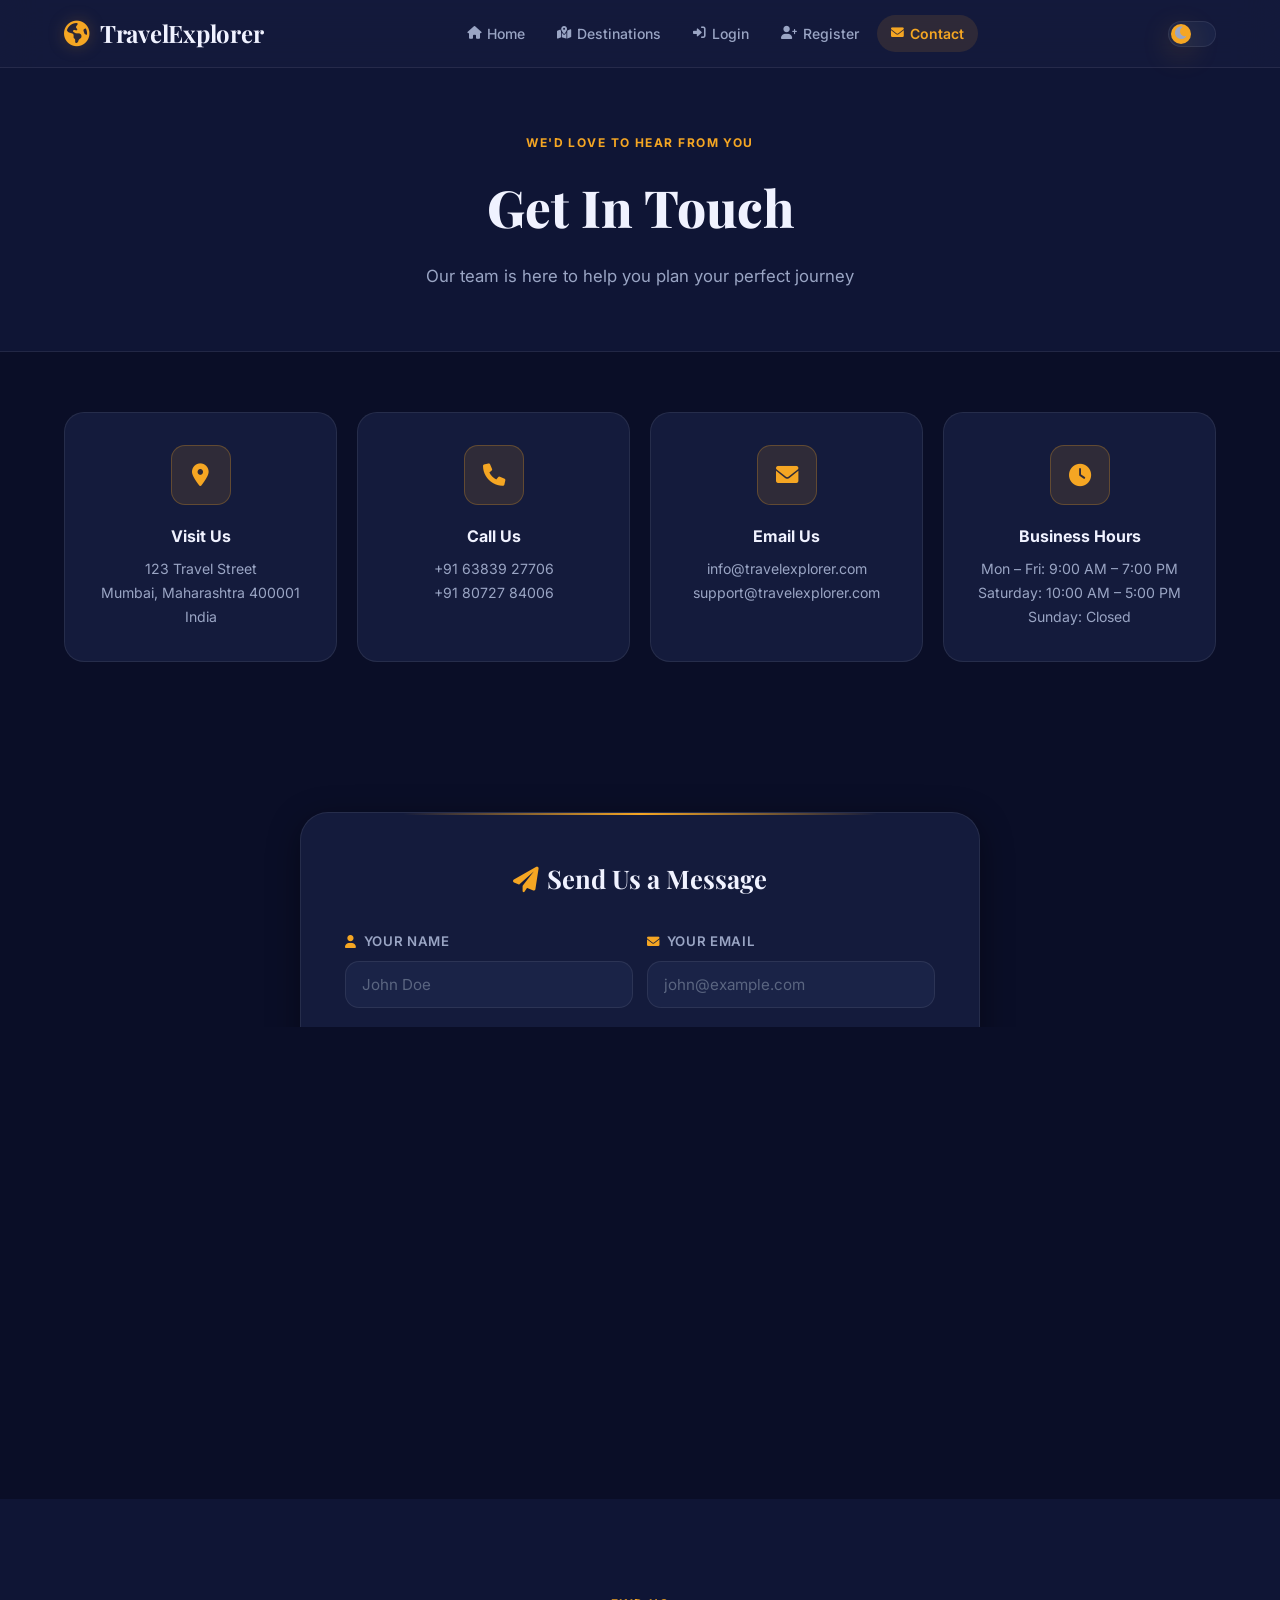
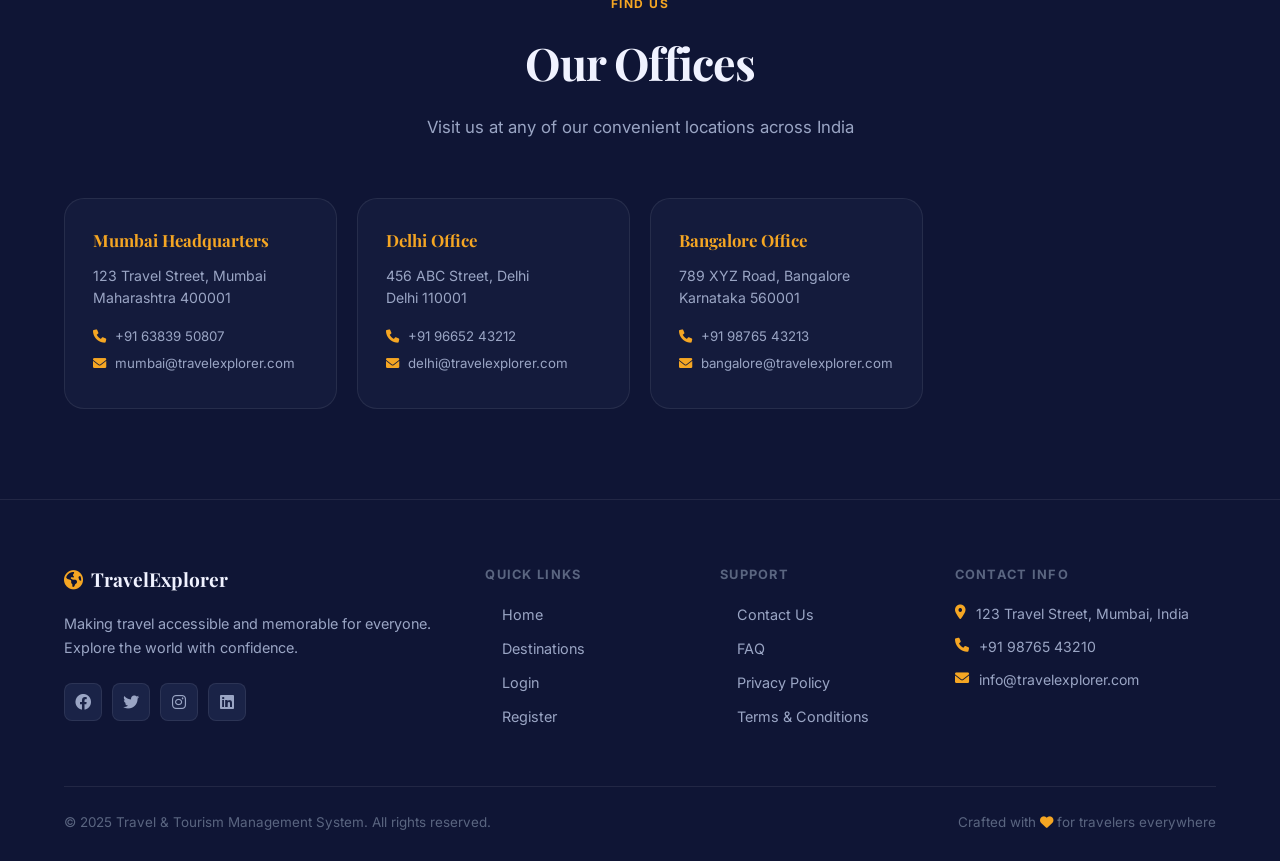
<file: src/main/webapp/contact.html>
<!DOCTYPE html>
<html lang="en">
<head>
<meta charset="UTF-8">
<meta name="viewport" content="width=device-width, initial-scale=1.0">
<title>Contact Us — TravelExplorer</title>
<script>
(function(){try{var t=localStorage.getItem('te-theme');if(t==='light')document.documentElement.setAttribute('data-theme','light');}catch(e){}})();
</script>
<link rel="stylesheet" href="css/style.css">
<link href="https://cdnjs.cloudflare.com/ajax/libs/font-awesome/6.0.0/css/all.min.css" rel="stylesheet">
</head>
<body>

<header>
  <div class="container header-content">
    <a href="index.html" class="logo"><i class="fas fa-globe-americas"></i> TravelExplorer</a>
    <nav id="mainNav">
      <a href="index.html"><i class="fas fa-home"></i> Home</a>
      <a href="destinations"><i class="fas fa-map-marked-alt"></i> Destinations</a>
      <a href="login.html"><i class="fas fa-sign-in-alt"></i> Login</a>
      <a href="register.html"><i class="fas fa-user-plus"></i> Register</a>
      <a href="contact.html" class="active"><i class="fas fa-envelope"></i> Contact</a>
    </nav>
    <div style="display:flex;align-items:center;gap:10px;">
      <div class="theme-toggle" id="themeToggle" title="Toggle dark / light theme">
        <div class="theme-toggle-track">
          <div class="theme-toggle-thumb"><i class="theme-icon fas fa-moon"></i></div>
        </div>
      </div>
      <div class="hamburger" id="hamburger"><span></span><span></span><span></span></div>
    </div>
  </div>
</header>

<section class="contact-hero">
  <div class="container">
    <div class="anim">
      <span class="section-tag">We'd Love to Hear From You</span>
      <h1>Get In Touch</h1>
      <p>Our team is here to help you plan your perfect journey</p>
    </div>
  </div>
</section>

<div class="container">
  <div class="contact-grid">
    <div class="contact-item">
      <div class="contact-icon"><i class="fas fa-map-marker-alt"></i></div>
      <h3>Visit Us</h3>
      <p>123 Travel Street<br>Mumbai, Maharashtra 400001<br>India</p>
    </div>
    <div class="contact-item">
      <div class="contact-icon"><i class="fas fa-phone"></i></div>
      <h3>Call Us</h3>
      <p>+91 63839 27706<br>+91 80727 84006</p>
    </div>
    <div class="contact-item">
      <div class="contact-icon"><i class="fas fa-envelope"></i></div>
      <h3>Email Us</h3>
      <p>info@travelexplorer.com<br>support@travelexplorer.com</p>
    </div>
    <div class="contact-item">
      <div class="contact-icon"><i class="fas fa-clock"></i></div>
      <h3>Business Hours</h3>
      <p>Mon – Fri: 9:00 AM – 7:00 PM<br>Saturday: 10:00 AM – 5:00 PM<br>Sunday: Closed</p>
    </div>
  </div>
</div>

<section>
  <div class="container">
    <div class="contact-form-card anim">
      <h3><i class="fas fa-paper-plane" style="color:var(--accent);margin-right:8px;"></i>Send Us a Message</h3>

      <div id="sentAlert" class="alert-box alert-green hidden">
        <i class="fas fa-check-circle"></i> Your message has been sent! We'll get back to you within 24 hours.
      </div>

      <form action="contact" method="post" class="contact-form">
        <div class="form-row">
          <div class="form-group">
            <label for="name"><i class="fas fa-user"></i> Your Name</label>
            <input type="text" id="name" name="name" placeholder="John Doe" required>
          </div>
          <div class="form-group">
            <label for="email"><i class="fas fa-envelope"></i> Your Email</label>
            <input type="email" id="email" name="email" placeholder="john@example.com" required>
          </div>
        </div>
        <div class="form-group">
          <label for="subject"><i class="fas fa-tag"></i> Subject</label>
          <input type="text" id="subject" name="subject" placeholder="How can we help?" required>
        </div>
        <div class="form-group">
          <label for="message"><i class="fas fa-comment-dots"></i> Message</label>
          <textarea id="message" name="message" placeholder="Tell us more about your travel plans..." required></textarea>
        </div>
        <button type="submit" class="btn-contact"><i class="fas fa-paper-plane"></i> <span>Send Message</span></button>
      </form>
    </div>
  </div>
</section>

<section class="office-locations">
  <div class="container">
    <div class="section-header">
      <span class="section-tag">Find Us</span>
      <h2>Our Offices</h2>
      <p>Visit us at any of our convenient locations across India</p>
    </div>
    <div class="locations-grid">
      <div class="location-card">
        <h3>Mumbai Headquarters</h3>
        <p>123 Travel Street, Mumbai<br>Maharashtra 400001</p>
        <div class="location-contact">
          <p><i class="fas fa-phone"></i> +91 63839 50807</p>
          <p><i class="fas fa-envelope"></i> mumbai@travelexplorer.com</p>
        </div>
      </div>
      <div class="location-card">
        <h3>Delhi Office</h3>
        <p>456 ABC Street, Delhi<br>Delhi 110001</p>
        <div class="location-contact">
          <p><i class="fas fa-phone"></i> +91 96652 43212</p>
          <p><i class="fas fa-envelope"></i> delhi@travelexplorer.com</p>
        </div>
      </div>
      <div class="location-card">
        <h3>Bangalore Office</h3>
        <p>789 XYZ Road, Bangalore<br>Karnataka 560001</p>
        <div class="location-contact">
          <p><i class="fas fa-phone"></i> +91 98765 43213</p>
          <p><i class="fas fa-envelope"></i> bangalore@travelexplorer.com</p>
        </div>
      </div>
    </div>
  </div>
</section>

<footer>
  <div class="container">
    <div class="footer-content">
      <div class="footer-section">
        <h3><i class="fas fa-globe-americas"></i> TravelExplorer</h3>
        <p>Making travel accessible and memorable for everyone. Explore the world with confidence.</p>
        <div class="social-links">
          <a href="#"><i class="fab fa-facebook"></i></a>
          <a href="#"><i class="fab fa-twitter"></i></a>
          <a href="#"><i class="fab fa-instagram"></i></a>
          <a href="#"><i class="fab fa-linkedin"></i></a>
        </div>
      </div>
      <div class="footer-section">
        <h4>Quick Links</h4>
        <ul>
          <li><a href="index.html">Home</a></li>
          <li><a href="destinations">Destinations</a></li>
          <li><a href="login.html">Login</a></li>
          <li><a href="register.html">Register</a></li>
        </ul>
      </div>
      <div class="footer-section">
        <h4>Support</h4>
        <ul>
          <li><a href="contact.html">Contact Us</a></li>
          <li><a href="#">FAQ</a></li>
          <li><a href="#">Privacy Policy</a></li>
          <li><a href="#">Terms &amp; Conditions</a></li>
        </ul>
      </div>
      <div class="footer-section">
        <h4>Contact Info</h4>
        <div class="footer-contact">
          <p><i class="fas fa-map-marker-alt"></i> 123 Travel Street, Mumbai, India</p>
          <p><i class="fas fa-phone"></i> +91 98765 43210</p>
          <p><i class="fas fa-envelope"></i> info@travelexplorer.com</p>
        </div>
      </div>
    </div>
    <div class="footer-bottom">
      <p>&copy; 2025 Travel &amp; Tourism Management System. All rights reserved.</p>
      <p>Crafted with <i class="fas fa-heart" style="color:var(--accent);"></i> for travelers everywhere</p>
    </div>
  </div>
</footer>

<script src="js/theme.js"></script>
<script>
(function(){
  const p = new URLSearchParams(window.location.search);
  if (p.get('sent') === 'true') {
    document.getElementById('sentAlert').classList.remove('hidden');
  }
})();
</script>
</body>
</html>
</file>
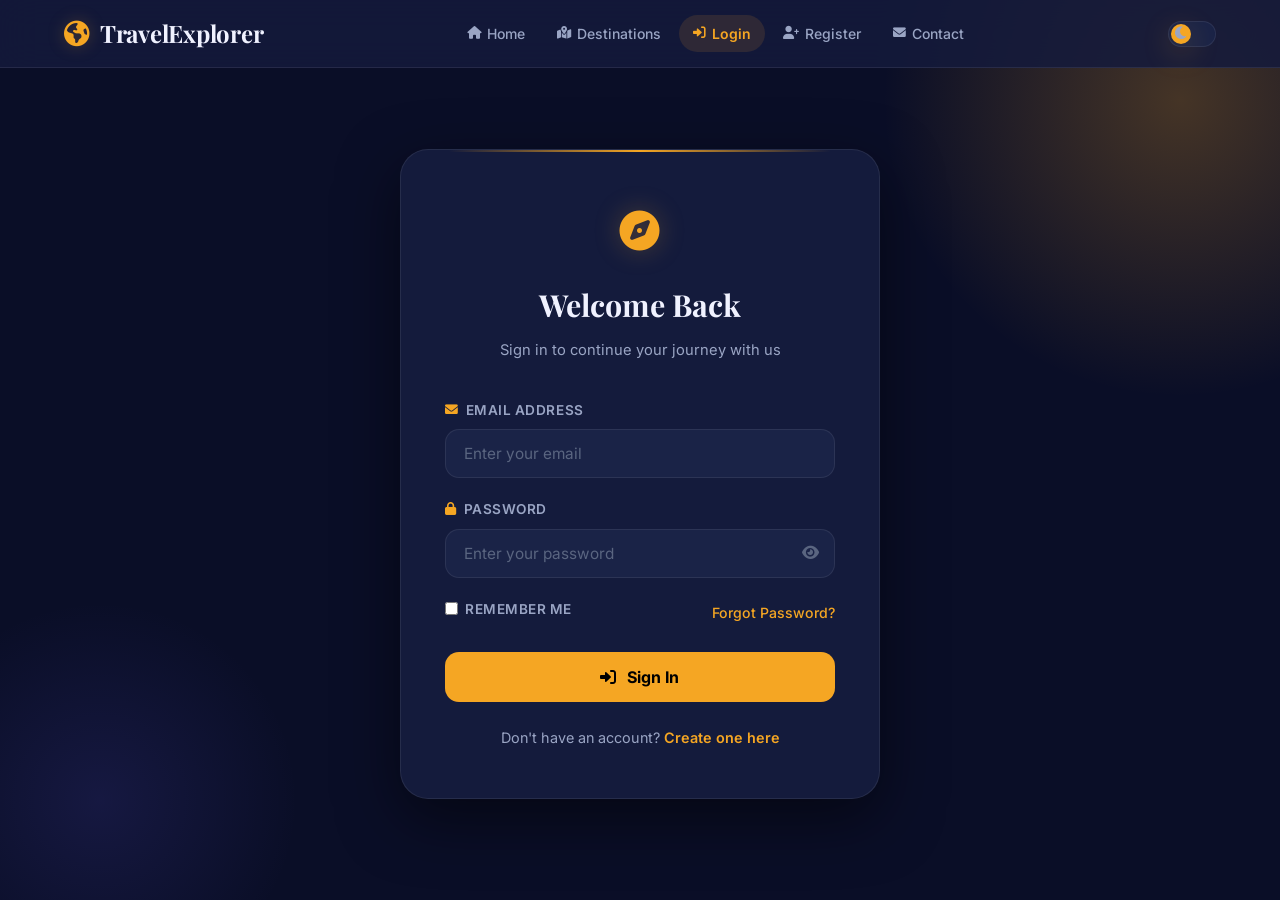
<file: src/main/webapp/login.html>
<!DOCTYPE html>
<html lang="en">
<head>
<meta charset="UTF-8">
<meta name="viewport" content="width=device-width, initial-scale=1.0">
<title>Login — TravelExplorer</title>
<script>
(function(){try{var t=localStorage.getItem('te-theme');if(t==='light')document.documentElement.setAttribute('data-theme','light');}catch(e){}})();
</script>
<link rel="stylesheet" href="css/style.css">
<link href="https://cdnjs.cloudflare.com/ajax/libs/font-awesome/6.0.0/css/all.min.css" rel="stylesheet">
</head>
<body>

<header>
  <div class="container header-content">
    <a href="index.html" class="logo"><i class="fas fa-globe-americas"></i> TravelExplorer</a>
    <nav id="mainNav">
      <a href="index.html"><i class="fas fa-home"></i> Home</a>
      <a href="destinations"><i class="fas fa-map-marked-alt"></i> Destinations</a>
      <a href="login.html" class="active"><i class="fas fa-sign-in-alt"></i> Login</a>
      <a href="register.html"><i class="fas fa-user-plus"></i> Register</a>
      <a href="contact.html"><i class="fas fa-envelope"></i> Contact</a>
    </nav>
    <div style="display:flex;align-items:center;gap:10px;">
      <div class="theme-toggle" id="themeToggle" title="Toggle dark / light theme">
        <div class="theme-toggle-track">
          <div class="theme-toggle-thumb"><i class="theme-icon fas fa-moon"></i></div>
        </div>
      </div>
      <div class="hamburger" id="hamburger"><span></span><span></span><span></span></div>
    </div>
  </div>
</header>

<div class="auth-container">
  <div class="auth-card anim">
    <div class="auth-header">
      <div class="auth-logo"><i class="fas fa-compass"></i></div>
      <h2>Welcome Back</h2>
      <p>Sign in to continue your journey with us</p>
    </div>

    <form action="login" method="post" class="auth-form" id="loginForm">
      <div class="form-group">
        <label for="email"><i class="fas fa-envelope"></i> Email Address</label>
        <input type="email" id="email" name="email" placeholder="Enter your email" required>
      </div>

      <div class="form-group">
        <label for="password"><i class="fas fa-lock"></i> Password</label>
        <input type="password" id="password" name="password" placeholder="Enter your password" required>
        <span class="password-toggle" onclick="togglePw('password', this)"><i class="fas fa-eye"></i></span>
      </div>

      <div class="form-options">
        <label class="checkbox">
          <input type="checkbox" name="remember">
          Remember me
        </label>
        <a href="#" class="forgot-password">Forgot Password?</a>
      </div>

      <button type="submit" class="btn-auth"><i class="fas fa-sign-in-alt"></i> Sign In</button>

      <div class="auth-footer">
        <p>Don't have an account? <a href="register.html" class="auth-link">Create one here</a></p>
      </div>
    </form>
  </div>
</div>

<script src="js/theme.js"></script>
<script>
function togglePw(id, el) {
  const input = document.getElementById(id);
  const icon = el.querySelector('i');
  if (input.type === 'password') { input.type = 'text'; icon.className = 'fas fa-eye-slash'; }
  else { input.type = 'password'; icon.className = 'fas fa-eye'; }
}
/* Show error message if login failed */
(function(){
  const p = new URLSearchParams(window.location.search);
  if (p.get('error') === '1') {
    const div = document.createElement('div');
    div.className = 'alert-box alert-red';
    div.innerHTML = '<i class="fas fa-exclamation-circle"></i> Invalid email or password. Please try again.';
    const form = document.getElementById('loginForm');
    if (form) form.insertBefore(div, form.firstChild);
  }
})();
</script>
</body>
</html>
</file>
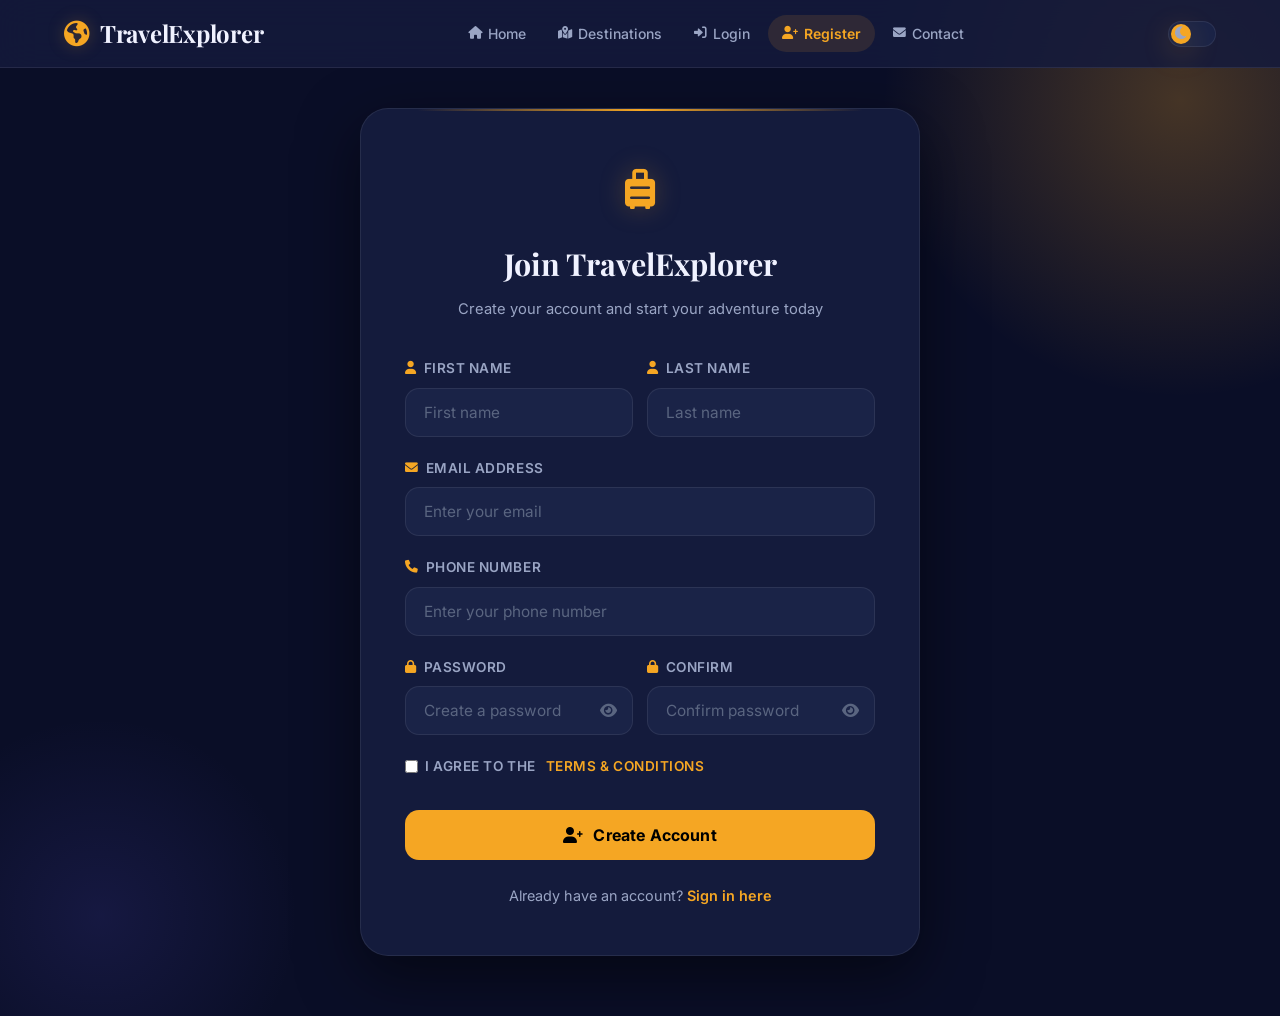
<file: src/main/webapp/register.html>
<!DOCTYPE html>
<html lang="en">
<head>
<meta charset="UTF-8">
<meta name="viewport" content="width=device-width, initial-scale=1.0">
<title>Register — TravelExplorer</title>
<script>
(function(){try{var t=localStorage.getItem('te-theme');if(t==='light')document.documentElement.setAttribute('data-theme','light');}catch(e){}})();
</script>
<link rel="stylesheet" href="css/style.css">
<link href="https://cdnjs.cloudflare.com/ajax/libs/font-awesome/6.0.0/css/all.min.css" rel="stylesheet">
</head>
<body>

<header>
  <div class="container header-content">
    <a href="index.html" class="logo"><i class="fas fa-globe-americas"></i> TravelExplorer</a>
    <nav id="mainNav">
      <a href="index.html"><i class="fas fa-home"></i> Home</a>
      <a href="destinations"><i class="fas fa-map-marked-alt"></i> Destinations</a>
      <a href="login.html"><i class="fas fa-sign-in-alt"></i> Login</a>
      <a href="register.html" class="active"><i class="fas fa-user-plus"></i> Register</a>
      <a href="contact.html"><i class="fas fa-envelope"></i> Contact</a>
    </nav>
    <div style="display:flex;align-items:center;gap:10px;">
      <div class="theme-toggle" id="themeToggle" title="Toggle dark / light theme">
        <div class="theme-toggle-track">
          <div class="theme-toggle-thumb"><i class="theme-icon fas fa-moon"></i></div>
        </div>
      </div>
      <div class="hamburger" id="hamburger"><span></span><span></span><span></span></div>
    </div>
  </div>
</header>

<div class="auth-container">
  <div class="auth-card anim" style="max-width:560px;">
    <div class="auth-header">
      <div class="auth-logo"><i class="fas fa-suitcase-rolling"></i></div>
      <h2>Join TravelExplorer</h2>
      <p>Create your account and start your adventure today</p>
    </div>

    <form action="register" method="post" class="auth-form">
      <div class="form-row">
        <div class="form-group">
          <label for="firstName"><i class="fas fa-user"></i> First Name</label>
          <input type="text" id="firstName" name="firstName" placeholder="First name" required>
        </div>
        <div class="form-group">
          <label for="lastName"><i class="fas fa-user"></i> Last Name</label>
          <input type="text" id="lastName" name="lastName" placeholder="Last name" required>
        </div>
      </div>

      <div class="form-group">
        <label for="email"><i class="fas fa-envelope"></i> Email Address</label>
        <input type="email" id="email" name="email" placeholder="Enter your email" required>
      </div>

      <div class="form-group">
        <label for="phone"><i class="fas fa-phone"></i> Phone Number</label>
        <input type="tel" id="phone" name="phone" placeholder="Enter your phone number" required>
      </div>

      <div class="form-row">
        <div class="form-group">
          <label for="password"><i class="fas fa-lock"></i> Password</label>
          <input type="password" id="password" name="password" placeholder="Create a password" required>
          <span class="password-toggle" onclick="togglePw('password', this)"><i class="fas fa-eye"></i></span>
        </div>
        <div class="form-group">
          <label for="confirmPassword"><i class="fas fa-lock"></i> Confirm</label>
          <input type="password" id="confirmPassword" name="confirmPassword" placeholder="Confirm password" required>
          <span class="password-toggle" onclick="togglePw('confirmPassword', this)"><i class="fas fa-eye"></i></span>
        </div>
      </div>

      <div class="form-options">
        <label class="checkbox">
          <input type="checkbox" name="terms" required>
          I agree to the <a href="#" class="terms-link" style="color:var(--accent);margin-left:3px;">Terms &amp; Conditions</a>
        </label>
      </div>

      <button type="submit" class="btn-auth"><i class="fas fa-user-plus"></i> Create Account</button>

      <div class="auth-footer">
        <p>Already have an account? <a href="login.html" class="auth-link">Sign in here</a></p>
      </div>
    </form>
  </div>
</div>

<script src="js/theme.js"></script>
<script>
function togglePw(id, el) {
  const input = document.getElementById(id);
  const icon = el.querySelector('i');
  if (input.type === 'password') { input.type = 'text'; icon.className = 'fas fa-eye-slash'; }
  else { input.type = 'password'; icon.className = 'fas fa-eye'; }
}
</script>
</body>
</html>
</file>
<file: src/main/webapp/css/style.css>
/* ================================================================
   TRAVELEXPLORER — COMPLETE DESIGN SYSTEM
   Google Fonts: Playfair Display (display) + Inter (body)
   Dark mode default | Light mode toggle
   Primary accent: #F5A623 (amber) | Brand: #0A0E27 (deep navy)
================================================================ */

@import url('https://fonts.googleapis.com/css2?family=Playfair+Display:wght@600;700;800&family=Inter:wght@300;400;500;600;700&display=swap');

/* ── CSS VARIABLES ───────────────────────────────────────────── */
:root {
  /* Dark theme (default) */
  --bg-primary:    #0A0E27;
  --bg-secondary:  #0F1535;
  --bg-card:       #141B3C;
  --bg-glass:      rgba(20,27,60,0.85);
  --bg-input:      #1A2347;
  --border:        rgba(255,255,255,0.08);
  --border-hover:  rgba(245,166,35,0.4);

  --text-primary:  #F0F2FF;
  --text-secondary:#9AA5C4;
  --text-muted:    #5A6580;
  --text-invert:   #0A0E27;

  --accent:        #F5A623;
  --accent-dark:   #D4891A;
  --accent-glow:   rgba(245,166,35,0.25);
  --accent-soft:   rgba(245,166,35,0.12);

  --purple:        #6C63FF;
  --purple-soft:   rgba(108,99,255,0.12);
  --teal:          #00D4AA;
  --teal-soft:     rgba(0,212,170,0.12);

  --success:       #00D4AA;
  --success-soft:  rgba(0,212,170,0.12);
  --error:         #FF5C7A;
  --error-soft:    rgba(255,92,122,0.12);
  --warning:       #F5A623;
  --warning-soft:  rgba(245,166,35,0.12);
  --info:          #6C63FF;
  --info-soft:     rgba(108,99,255,0.12);

  --shadow-sm:     0 2px 8px rgba(0,0,0,0.3);
  --shadow-md:     0 8px 32px rgba(0,0,0,0.4);
  --shadow-lg:     0 20px 60px rgba(0,0,0,0.5);
  --shadow-accent: 0 8px 30px rgba(245,166,35,0.3);

  --radius-sm:     8px;
  --radius-md:     14px;
  --radius-lg:     20px;
  --radius-xl:     28px;
  --radius-full:   9999px;

  --header-h:      68px;
  --transition:    all 0.25s cubic-bezier(0.4,0,0.2,1);

  --font-display:  'Playfair Display', Georgia, serif;
  --font-body:     'Inter', system-ui, sans-serif;
}

/* Light theme overrides */
[data-theme="light"] {
  --bg-primary:    #F7F8FC;
  --bg-secondary:  #ECEEF8;
  --bg-card:       #FFFFFF;
  --bg-glass:      rgba(255,255,255,0.92);
  --bg-input:      #F0F2FA;
  --border:        rgba(0,0,0,0.08);
  --border-hover:  rgba(245,166,35,0.5);

  --text-primary:  #0A0E27;
  --text-secondary:#3A4260;
  --text-muted:    #8890AA;
  --text-invert:   #FFFFFF;

  --accent:        #E09518;
  --accent-dark:   #C07A0E;
  --accent-glow:   rgba(224,149,24,0.2);
  --accent-soft:   rgba(224,149,24,0.10);

  --shadow-sm:     0 2px 8px rgba(0,0,0,0.08);
  --shadow-md:     0 8px 32px rgba(0,0,0,0.10);
  --shadow-lg:     0 20px 60px rgba(0,0,0,0.12);
  --shadow-accent: 0 8px 30px rgba(224,149,24,0.25);
}

/* ── RESET ───────────────────────────────────────────────────── */
*, *::before, *::after { margin:0; padding:0; box-sizing:border-box; }
html { scroll-behavior: smooth; }

body {
  font-family: var(--font-body);
  font-size: 16px;
  line-height: 1.65;
  color: var(--text-primary);
  background: var(--bg-primary);
  transition: background 0.35s ease, color 0.35s ease;
  min-height: 100vh;
}

img { max-width:100%; display:block; }
a { text-decoration:none; color:inherit; }
ul { list-style:none; }
button { font-family:var(--font-body); }

.container {
  max-width: 1200px;
  margin: 0 auto;
  padding: 0 24px;
}

/* ── SCROLLBAR ───────────────────────────────────────────────── */
::-webkit-scrollbar { width:6px; }
::-webkit-scrollbar-track { background:var(--bg-secondary); }
::-webkit-scrollbar-thumb { background:var(--accent); border-radius:99px; }

/* ── SELECTION ───────────────────────────────────────────────── */
::selection { background:var(--accent); color:#000; }

/* ================================================================
   HEADER
================================================================ */
header {
  position: fixed;
  top: 0; left: 0; right: 0;
  height: var(--header-h);
  background: var(--bg-glass);
  backdrop-filter: blur(20px);
  -webkit-backdrop-filter: blur(20px);
  border-bottom: 1px solid var(--border);
  z-index: 1000;
  transition: var(--transition);
}

.header-content {
  display: flex;
  align-items: center;
  justify-content: space-between;
  height: 100%;
  gap: 16px;
}

/* Logo */
.logo {
  display: flex;
  align-items: center;
  gap: 10px;
  font-family: var(--font-display);
  font-size: 1.5rem;
  font-weight: 700;
  color: var(--text-primary);
  letter-spacing: -0.01em;
  transition: var(--transition);
  flex-shrink: 0;
}
.logo i {
  color: var(--accent);
  font-size: 1.6rem;
  filter: drop-shadow(0 0 8px var(--accent-glow));
}
.logo:hover { color: var(--accent); }

/* Nav */
nav {
  display: flex;
  align-items: center;
  gap: 4px;
  flex-wrap: wrap;
}

nav a {
  display: flex;
  align-items: center;
  gap: 6px;
  padding: 7px 14px;
  border-radius: var(--radius-full);
  font-size: 0.875rem;
  font-weight: 500;
  color: var(--text-secondary);
  transition: var(--transition);
  white-space: nowrap;
}
nav a i { font-size: 0.8rem; }
nav a:hover { color: var(--text-primary); background: var(--border); }
nav a.active {
  color: var(--accent);
  background: var(--accent-soft);
  font-weight: 600;
}

nav span.user-hello {
  font-size: 0.82rem;
  font-weight: 600;
  color: var(--accent);
  padding: 6px 12px;
  border-radius: var(--radius-full);
  background: var(--accent-soft);
  border: 1px solid var(--accent-glow);
}

/* ── THEME TOGGLE ────────────────────────────────────────────── */
.theme-toggle {
  display: flex;
  align-items: center;
  gap: 8px;
  cursor: pointer;
  flex-shrink: 0;
}

.theme-toggle-track {
  width: 48px;
  height: 26px;
  background: var(--bg-input);
  border: 1.5px solid var(--border);
  border-radius: 99px;
  position: relative;
  transition: var(--transition);
  cursor: pointer;
}
.theme-toggle-track:hover { border-color: var(--accent); }

.theme-toggle-thumb {
  width: 20px;
  height: 20px;
  background: var(--accent);
  border-radius: 50%;
  position: absolute;
  top: 2px;
  left: 2px;
  transition: transform 0.3s cubic-bezier(0.4,0,0.2,1);
  display: flex;
  align-items: center;
  justify-content: center;
  font-size: 0.6rem;
  color: #000;
  box-shadow: var(--shadow-accent);
}
[data-theme="light"] .theme-toggle-thumb { transform: translateX(22px); }

.theme-icon { font-size: 0.9rem; color: var(--text-secondary); }

/* ── MOBILE MENU ─────────────────────────────────────────────── */
.hamburger {
  display: none;
  flex-direction: column;
  gap: 5px;
  cursor: pointer;
  padding: 4px;
}
.hamburger span {
  display: block;
  width: 22px;
  height: 2px;
  background: var(--text-primary);
  border-radius: 2px;
  transition: var(--transition);
}

@media (max-width: 900px) {
  .hamburger { display: flex; }
  nav {
    display: none;
    position: absolute;
    top: var(--header-h);
    left: 0; right: 0;
    background: var(--bg-glass);
    backdrop-filter: blur(20px);
    border-bottom: 1px solid var(--border);
    padding: 16px 24px;
    flex-direction: column;
    align-items: flex-start;
    gap: 4px;
  }
  nav.open { display: flex; }
  nav a { width: 100%; padding: 10px 16px; border-radius: var(--radius-md); }
}

/* ================================================================
   HERO
================================================================ */
.hero {
  position: relative;
  min-height: 100vh;
  display: flex;
  align-items: center;
  overflow: hidden;
  background: var(--bg-primary);
}

.hero-bg {
  position: absolute;
  inset: 0;
  background:
    linear-gradient(rgba(10,14,39,0.65) 0%, rgba(10,14,39,0.82) 100%),
    url('../images/hero-bg.jpg') center/cover no-repeat;
  z-index: 0;
}
[data-theme="light"] .hero-bg {
  background:
    linear-gradient(rgba(10,14,39,0.55) 0%, rgba(10,14,39,0.72) 100%),
    url('../images/hero-bg.jpg') center/cover no-repeat;
}

/* Ambient orbs */
.hero-orb {
  position: absolute;
  border-radius: 50%;
  filter: blur(80px);
  opacity: 0.18;
  z-index: 0;
  animation: float 8s ease-in-out infinite;
}
.hero-orb-1 { width:500px; height:500px; background:#F5A623; top:-150px; right:-100px; }
.hero-orb-2 { width:400px; height:400px; background:#6C63FF; bottom:-100px; left:-80px; animation-delay:-4s; }

@keyframes float {
  0%,100% { transform:translateY(0) scale(1); }
  50%      { transform:translateY(-30px) scale(1.05); }
}

.hero-content {
  position: relative;
  z-index: 1;
  max-width: 780px;
  padding: 100px 0 60px;
  color: #fff;
}

.hero-eyebrow {
  display: inline-flex;
  align-items: center;
  gap: 8px;
  font-size: 0.8rem;
  font-weight: 600;
  letter-spacing: 0.12em;
  text-transform: uppercase;
  color: var(--accent);
  background: var(--accent-soft);
  border: 1px solid var(--accent-glow);
  padding: 6px 16px;
  border-radius: var(--radius-full);
  margin-bottom: 24px;
}
.hero-eyebrow i { font-size: 0.75rem; }

.hero h1 {
  font-family: var(--font-display);
  font-size: clamp(2.6rem, 6vw, 4.5rem);
  font-weight: 800;
  line-height: 1.1;
  letter-spacing: -0.02em;
  margin-bottom: 22px;
  color: #fff;
}
.hero h1 .highlight {
  color: var(--accent);
  position: relative;
  display: inline-block;
}
.hero h1 .highlight::after {
  content: '';
  position: absolute;
  bottom: -4px;
  left: 0; right: 0;
  height: 3px;
  background: var(--accent);
  border-radius: 2px;
  opacity: 0.6;
}

.hero-subtitle {
  font-size: 1.15rem;
  color: rgba(255,255,255,0.78);
  max-width: 560px;
  margin-bottom: 40px;
  line-height: 1.7;
  font-weight: 400;
}

/* Hero search */
.hero-search {
  max-width: 640px;
  margin-bottom: 52px;
}
.search-box {
  display: flex;
  align-items: center;
  background: rgba(255,255,255,0.1);
  backdrop-filter: blur(12px);
  border: 1.5px solid rgba(255,255,255,0.18);
  border-radius: var(--radius-full);
  padding: 6px 6px 6px 22px;
  transition: var(--transition);
  gap: 8px;
}
.search-box:focus-within {
  border-color: var(--accent);
  background: rgba(255,255,255,0.15);
  box-shadow: 0 0 0 4px var(--accent-glow);
}
.search-box i { color: rgba(255,255,255,0.6); font-size: 1rem; flex-shrink:0; }
.search-box input {
  flex: 1;
  background: none;
  border: none;
  outline: none;
  color: #fff;
  font-size: 1rem;
  font-family: var(--font-body);
  padding: 10px 0;
}
.search-box input::placeholder { color: rgba(255,255,255,0.5); }
.btn-search {
  background: var(--accent);
  color: #000;
  border: none;
  padding: 12px 28px;
  border-radius: var(--radius-full);
  font-size: 0.9rem;
  font-weight: 700;
  cursor: pointer;
  transition: var(--transition);
  display: flex;
  align-items: center;
  gap: 8px;
  white-space: nowrap;
  letter-spacing: 0.01em;
}
.btn-search:hover {
  background: var(--accent-dark);
  box-shadow: var(--shadow-accent);
  transform: translateY(-1px);
}

/* Hero stats */
.hero-stats {
  display: flex;
  gap: 40px;
  flex-wrap: wrap;
}
.stat {
  display: flex;
  flex-direction: column;
}
.stat h3 {
  font-family: var(--font-display);
  font-size: 2rem;
  font-weight: 700;
  color: var(--accent);
  line-height: 1;
}
.stat p {
  font-size: 0.82rem;
  color: rgba(255,255,255,0.6);
  margin-top: 4px;
  text-transform: uppercase;
  letter-spacing: 0.08em;
  font-weight: 500;
}

/* ================================================================
   SECTION BASICS
================================================================ */
section { padding: 90px 0; }

.section-header {
  text-align: center;
  margin-bottom: 56px;
}
.section-tag {
  display: inline-block;
  font-size: 0.75rem;
  font-weight: 700;
  letter-spacing: 0.12em;
  text-transform: uppercase;
  color: var(--accent);
  margin-bottom: 12px;
}
.section-header h2 {
  font-family: var(--font-display);
  font-size: clamp(1.8rem, 4vw, 2.8rem);
  font-weight: 700;
  color: var(--text-primary);
  letter-spacing: -0.02em;
  margin-bottom: 14px;
}
.section-header p {
  font-size: 1.05rem;
  color: var(--text-secondary);
  max-width: 520px;
  margin: 0 auto;
}

/* ================================================================
   CARDS — FEATURED / PACKAGES
================================================================ */
.cards {
  display: grid;
  grid-template-columns: repeat(auto-fill, minmax(300px, 1fr));
  gap: 24px;
}

.card {
  background: var(--bg-card);
  border: 1px solid var(--border);
  border-radius: var(--radius-lg);
  overflow: hidden;
  transition: var(--transition);
  cursor: pointer;
}
.card:hover {
  transform: translateY(-6px);
  border-color: var(--border-hover);
  box-shadow: var(--shadow-md);
}

.card-image {
  position: relative;
  height: 210px;
  overflow: hidden;
}
.card-image img {
  width: 100%; height: 100%;
  object-fit: cover;
  transition: transform 0.5s ease;
}
.card:hover .card-image img { transform: scale(1.08); }

.card-badge {
  position: absolute;
  top: 14px; right: 14px;
  background: var(--accent);
  color: #000;
  font-size: 0.72rem;
  font-weight: 700;
  letter-spacing: 0.06em;
  text-transform: uppercase;
  padding: 4px 12px;
  border-radius: var(--radius-full);
}

.card-content { padding: 22px; }
.card h3 {
  font-family: var(--font-display);
  font-size: 1.2rem;
  font-weight: 700;
  color: var(--text-primary);
  margin-bottom: 8px;
}
.card p {
  font-size: 0.9rem;
  color: var(--text-secondary);
  margin-bottom: 20px;
  line-height: 1.55;
}
.card-footer {
  display: flex;
  align-items: center;
  justify-content: space-between;
}
.price {
  font-size: 1.15rem;
  font-weight: 700;
  color: var(--accent);
  font-family: var(--font-display);
}
.btn-card {
  display: inline-flex;
  align-items: center;
  gap: 6px;
  background: var(--accent-soft);
  color: var(--accent);
  border: 1px solid var(--accent-glow);
  padding: 8px 18px;
  border-radius: var(--radius-full);
  font-size: 0.83rem;
  font-weight: 600;
  transition: var(--transition);
}
.btn-card:hover {
  background: var(--accent);
  color: #000;
  box-shadow: var(--shadow-accent);
  transform: translateY(-1px);
}

/* More destinations card */
.more-destinations {
  height: 210px;
  background: linear-gradient(135deg, var(--bg-secondary), var(--bg-card));
  border: 2px dashed var(--border);
  display: flex;
  flex-direction: column;
  align-items: center;
  justify-content: center;
  color: var(--accent);
  gap: 10px;
}
.more-destinations i { font-size: 2.5rem; opacity:0.7; }
.more-destinations h3 { font-size: 1rem; font-weight: 600; color: var(--text-secondary); }

/* ================================================================
   PACKAGE CARDS — destinations.jsp
================================================================ */
.packages {
  display: grid;
  grid-template-columns: repeat(auto-fill, minmax(340px, 1fr));
  gap: 28px;
}

.package-card {
  background: var(--bg-card);
  border: 1px solid var(--border);
  border-radius: var(--radius-lg);
  overflow: hidden;
  transition: var(--transition);
  position: relative;
}
.package-card:hover {
  transform: translateY(-6px);
  border-color: var(--border-hover);
  box-shadow: var(--shadow-md);
}
.package-card img {
  width: 100%;
  height: 230px;
  object-fit: cover;
  transition: transform 0.5s ease;
}
.package-card:hover img { transform: scale(1.06); }

.package-content { padding: 24px; }
.package-content h3 {
  font-family: var(--font-display);
  font-size: 1.2rem;
  font-weight: 700;
  color: var(--text-primary);
  margin-bottom: 8px;
}
.package-content p {
  font-size: 0.88rem;
  color: var(--text-secondary);
  line-height: 1.55;
  margin-bottom: 14px;
}
.package-price {
  font-size: 1.25rem;
  font-weight: 700;
  color: var(--accent);
  font-family: var(--font-display);
  margin-bottom: 18px;
}

.pkg-meta {
  display: flex;
  gap: 8px;
  flex-wrap: wrap;
  margin: 8px 0 12px;
}
.pkg-meta span {
  font-size: 0.74rem;
  font-weight: 600;
  background: var(--accent-soft);
  color: var(--accent);
  padding: 3px 10px;
  border-radius: var(--radius-full);
  border: 1px solid var(--accent-glow);
}

/* ================================================================
   PRIMARY BUTTON
================================================================ */
.btn {
  display: inline-flex;
  align-items: center;
  gap: 8px;
  background: var(--accent);
  color: #000;
  font-size: 0.9rem;
  font-weight: 700;
  padding: 12px 28px;
  border-radius: var(--radius-full);
  border: none;
  cursor: pointer;
  transition: var(--transition);
  letter-spacing: 0.01em;
  text-decoration: none;
  white-space: nowrap;
}
.btn:hover {
  background: var(--accent-dark);
  box-shadow: var(--shadow-accent);
  transform: translateY(-2px);
  color: #000;
}
.btn:disabled { opacity:0.5; cursor:not-allowed; transform:none; }

.btn-outline {
  background: transparent;
  color: var(--accent);
  border: 2px solid var(--accent);
}
.btn-outline:hover { background: var(--accent); color:#000; }

.btn-ghost {
  background: var(--bg-input);
  color: var(--text-primary);
  border: 1px solid var(--border);
}
.btn-ghost:hover { border-color:var(--accent); color:var(--accent); background:var(--accent-soft); }

/* ================================================================
   FEATURES SECTION
================================================================ */
.features { background: var(--bg-secondary); }
.features-grid {
  display: grid;
  grid-template-columns: repeat(auto-fill, minmax(260px, 1fr));
  gap: 24px;
}
.feature-item {
  background: var(--bg-card);
  border: 1px solid var(--border);
  border-radius: var(--radius-lg);
  padding: 36px 28px;
  text-align: center;
  transition: var(--transition);
}
.feature-item:hover {
  border-color: var(--border-hover);
  transform: translateY(-4px);
  box-shadow: var(--shadow-md);
}
.feature-icon {
  width: 68px;
  height: 68px;
  background: var(--accent-soft);
  border: 1.5px solid var(--accent-glow);
  border-radius: var(--radius-md);
  display: flex;
  align-items: center;
  justify-content: center;
  margin: 0 auto 22px;
  font-size: 1.6rem;
  color: var(--accent);
  transition: var(--transition);
}
.feature-item:hover .feature-icon {
  background: var(--accent);
  color: #000;
  border-color: var(--accent);
  box-shadow: var(--shadow-accent);
}
.feature-item h3 {
  font-family: var(--font-display);
  font-size: 1.1rem;
  font-weight: 700;
  color: var(--text-primary);
  margin-bottom: 10px;
}
.feature-item p {
  font-size: 0.88rem;
  color: var(--text-secondary);
  line-height: 1.6;
}

/* ================================================================
   AUTH PAGES
================================================================ */
.auth-container {
  min-height: 100vh;
  display: flex;
  align-items: center;
  justify-content: center;
  padding: calc(var(--header-h) + 40px) 24px 60px;
  background: var(--bg-primary);
  position: relative;
  overflow: hidden;
}
.auth-container::before {
  content: '';
  position: absolute;
  width: 600px; height: 600px;
  background: radial-gradient(circle, var(--accent-glow) 0%, transparent 70%);
  top: -200px; right: -200px;
  pointer-events: none;
}
.auth-container::after {
  content: '';
  position: absolute;
  width: 400px; height: 400px;
  background: radial-gradient(circle, rgba(108,99,255,0.12) 0%, transparent 70%);
  bottom: -100px; left: -100px;
  pointer-events: none;
}

.auth-card {
  background: var(--bg-card);
  border: 1px solid var(--border);
  border-radius: var(--radius-xl);
  padding: 48px 44px;
  width: 100%;
  max-width: 480px;
  box-shadow: var(--shadow-lg);
  position: relative;
  z-index: 1;
}
.auth-card::before {
  content: '';
  position: absolute;
  top: 0; left: 10%; right: 10%;
  height: 2px;
  background: linear-gradient(90deg, transparent, var(--accent), transparent);
  border-radius: 0 0 99px 99px;
}

.auth-header {
  text-align: center;
  margin-bottom: 36px;
}
.auth-logo {
  font-size: 2.5rem;
  color: var(--accent);
  filter: drop-shadow(0 0 12px var(--accent-glow));
  margin-bottom: 16px;
}
.auth-header h2 {
  font-family: var(--font-display);
  font-size: 1.9rem;
  font-weight: 700;
  color: var(--text-primary);
  margin-bottom: 8px;
}
.auth-header p { font-size: 0.92rem; color: var(--text-secondary); }

.auth-form .form-group { margin-bottom: 20px; position: relative; }
.auth-form label {
  display: flex;
  align-items: center;
  gap: 7px;
  font-size: 0.85rem;
  font-weight: 600;
  color: var(--text-secondary);
  margin-bottom: 8px;
  text-transform: uppercase;
  letter-spacing: 0.04em;
}
.auth-form label i { color: var(--accent); font-size: 0.8rem; }
.auth-form input {
  width: 100%;
  background: var(--bg-input);
  border: 1.5px solid var(--border);
  border-radius: var(--radius-md);
  padding: 14px 18px;
  font-size: 0.96rem;
  color: var(--text-primary);
  font-family: var(--font-body);
  transition: var(--transition);
  outline: none;
}
.auth-form input:focus {
  border-color: var(--accent);
  background: var(--bg-input);
  box-shadow: 0 0 0 3px var(--accent-glow);
}
.auth-form input::placeholder { color: var(--text-muted); }

.form-row {
  display: grid;
  grid-template-columns: 1fr 1fr;
  gap: 14px;
}

.password-toggle {
  position: absolute;
  right: 16px;
  top: 42px;
  cursor: pointer;
  color: var(--text-muted);
  transition: var(--transition);
  font-size: 0.95rem;
}
.password-toggle:hover { color: var(--accent); }

.form-options {
  display: flex;
  align-items: center;
  justify-content: space-between;
  margin-bottom: 24px;
  flex-wrap: wrap;
  gap: 10px;
}
.checkbox {
  display: flex;
  align-items: center;
  gap: 8px;
  cursor: pointer;
  font-size: 0.88rem;
  color: var(--text-secondary);
}
.checkbox input { width:auto; cursor:pointer; accent-color:var(--accent); }
.forgot-password {
  font-size: 0.88rem;
  color: var(--accent);
  font-weight: 500;
}
.forgot-password:hover { text-decoration: underline; }

.btn-auth {
  width: 100%;
  background: var(--accent);
  color: #000;
  border: none;
  padding: 15px 24px;
  border-radius: var(--radius-md);
  font-size: 1rem;
  font-weight: 700;
  cursor: pointer;
  transition: var(--transition);
  display: flex;
  align-items: center;
  justify-content: center;
  gap: 10px;
  font-family: var(--font-body);
  letter-spacing: 0.01em;
}
.btn-auth:hover {
  background: var(--accent-dark);
  box-shadow: var(--shadow-accent);
  transform: translateY(-2px);
}

.auth-divider {
  text-align: center;
  position: relative;
  margin: 24px 0;
}
.auth-divider::before {
  content: '';
  position: absolute;
  top: 50%; left: 0; right: 0;
  height: 1px;
  background: var(--border);
}
.auth-divider span {
  background: var(--bg-card);
  padding: 0 16px;
  font-size: 0.82rem;
  color: var(--text-muted);
  position: relative;
}

.auth-footer {
  text-align: center;
  margin-top: 24px;
  font-size: 0.9rem;
  color: var(--text-secondary);
}
.auth-link { color: var(--accent); font-weight: 600; }
.auth-link:hover { text-decoration: underline; }

/* ================================================================
   CONTACT PAGE
================================================================ */
.contact-hero {
  padding: calc(var(--header-h) + 60px) 0 60px;
  text-align: center;
  background: var(--bg-secondary);
  border-bottom: 1px solid var(--border);
}
.contact-hero h1 {
  font-family: var(--font-display);
  font-size: clamp(2rem, 5vw, 3.2rem);
  font-weight: 800;
  color: var(--text-primary);
  margin-bottom: 14px;
}
.contact-hero p { font-size: 1.05rem; color: var(--text-secondary); }

.contact-grid {
  display: grid;
  grid-template-columns: repeat(auto-fill, minmax(230px, 1fr));
  gap: 20px;
  padding: 60px 0;
}
.contact-item {
  background: var(--bg-card);
  border: 1px solid var(--border);
  border-radius: var(--radius-lg);
  padding: 32px 24px;
  text-align: center;
  transition: var(--transition);
}
.contact-item:hover {
  border-color: var(--border-hover);
  transform: translateY(-4px);
  box-shadow: var(--shadow-md);
}
.contact-icon {
  width: 60px; height: 60px;
  background: var(--accent-soft);
  border: 1.5px solid var(--accent-glow);
  border-radius: var(--radius-md);
  display: flex;
  align-items: center;
  justify-content: center;
  margin: 0 auto 18px;
  font-size: 1.4rem;
  color: var(--accent);
  transition: var(--transition);
}
.contact-item:hover .contact-icon {
  background: var(--accent);
  color: #000;
  border-color: var(--accent);
}
.contact-item h3 {
  font-weight: 700;
  color: var(--text-primary);
  margin-bottom: 8px;
  font-size: 1rem;
}
.contact-item p {
  font-size: 0.88rem;
  color: var(--text-secondary);
  line-height: 1.7;
}

.office-locations { background: var(--bg-secondary); }
.locations-grid {
  display: grid;
  grid-template-columns: repeat(auto-fill, minmax(260px, 1fr));
  gap: 20px;
}
.location-card {
  background: var(--bg-card);
  border: 1px solid var(--border);
  border-radius: var(--radius-lg);
  padding: 28px;
  transition: var(--transition);
}
.location-card:hover {
  border-color: var(--border-hover);
  box-shadow: var(--shadow-sm);
}
.location-card h3 {
  font-family: var(--font-display);
  font-weight: 700;
  color: var(--accent);
  margin-bottom: 10px;
  font-size: 1.05rem;
}
.location-card p { font-size: 0.88rem; color: var(--text-secondary); line-height: 1.6; margin-bottom: 16px; }
.location-contact p {
  font-size: 0.83rem;
  color: var(--text-secondary);
  display: flex;
  align-items: center;
  gap: 8px;
  margin-bottom: 6px;
}
.location-contact i { color: var(--accent); width: 14px; }

.contact-form-card {
  background: var(--bg-card);
  border: 1px solid var(--border);
  border-radius: var(--radius-xl);
  padding: 44px;
  max-width: 680px;
  margin: 0 auto;
  box-shadow: var(--shadow-md);
  position: relative;
}
.contact-form-card::before {
  content: '';
  position: absolute;
  top: 0; left: 15%; right: 15%;
  height: 2px;
  background: linear-gradient(90deg, transparent, var(--accent), transparent);
}
.contact-form-card h3 {
  font-family: var(--font-display);
  font-size: 1.6rem;
  font-weight: 700;
  color: var(--text-primary);
  text-align: center;
  margin-bottom: 32px;
}

.contact-form .form-group { margin-bottom: 20px; }
.contact-form label {
  display: flex;
  align-items: center;
  gap: 7px;
  font-size: 0.83rem;
  font-weight: 600;
  color: var(--text-secondary);
  margin-bottom: 8px;
  text-transform: uppercase;
  letter-spacing: 0.05em;
}
.contact-form label i { color: var(--accent); font-size: 0.78rem; }
.contact-form input,
.contact-form textarea,
.contact-form select {
  width: 100%;
  background: var(--bg-input);
  border: 1.5px solid var(--border);
  border-radius: var(--radius-md);
  padding: 13px 16px;
  font-size: 0.95rem;
  color: var(--text-primary);
  font-family: var(--font-body);
  transition: var(--transition);
  outline: none;
}
.contact-form input:focus,
.contact-form textarea:focus,
.contact-form select:focus {
  border-color: var(--accent);
  box-shadow: 0 0 0 3px var(--accent-glow);
}
.contact-form input::placeholder,
.contact-form textarea::placeholder { color: var(--text-muted); }
.contact-form textarea { resize: vertical; min-height: 130px; line-height: 1.6; }

.btn-contact {
  width: 100%;
  background: var(--accent);
  color: #000;
  border: none;
  padding: 16px 24px;
  border-radius: var(--radius-md);
  font-size: 1rem;
  font-weight: 700;
  cursor: pointer;
  transition: var(--transition);
  display: flex;
  align-items: center;
  justify-content: center;
  gap: 10px;
  font-family: var(--font-body);
  margin-top: 8px;
}
.btn-contact:hover {
  background: var(--accent-dark);
  box-shadow: var(--shadow-accent);
  transform: translateY(-2px);
}
.btn-contact span, .btn-contact i { position: relative; z-index: 1; }

/* ================================================================
   FOOTER
================================================================ */
footer {
  background: var(--bg-secondary);
  border-top: 1px solid var(--border);
  padding: 64px 0 28px;
  margin-top: 0;
}
.footer-content {
  display: grid;
  grid-template-columns: 2fr 1fr 1fr 1.4fr;
  gap: 48px;
  margin-bottom: 48px;
}
.footer-section h3 {
  display: flex;
  align-items: center;
  gap: 8px;
  font-family: var(--font-display);
  font-size: 1.2rem;
  font-weight: 700;
  color: var(--text-primary);
  margin-bottom: 16px;
}
.footer-section h3 i { color: var(--accent); }
.footer-section h4 {
  font-size: 0.8rem;
  font-weight: 700;
  letter-spacing: 0.1em;
  text-transform: uppercase;
  color: var(--text-muted);
  margin-bottom: 18px;
}
.footer-section > p {
  font-size: 0.9rem;
  color: var(--text-secondary);
  line-height: 1.7;
  margin-bottom: 22px;
}
.footer-section ul li { margin-bottom: 10px; }
.footer-section ul li a {
  font-size: 0.9rem;
  color: var(--text-secondary);
  transition: var(--transition);
  display: flex;
  align-items: center;
  gap: 6px;
}
.footer-section ul li a::before {
  content: '→';
  color: var(--accent);
  font-size: 0.75rem;
  opacity: 0;
  transform: translateX(-6px);
  transition: var(--transition);
}
.footer-section ul li a:hover { color: var(--accent); padding-left: 4px; }
.footer-section ul li a:hover::before { opacity:1; transform:translateX(0); }

.footer-contact p {
  display: flex;
  align-items: flex-start;
  gap: 10px;
  font-size: 0.88rem;
  color: var(--text-secondary);
  margin-bottom: 12px;
  line-height: 1.5;
}
.footer-contact i { color: var(--accent); margin-top: 2px; flex-shrink:0; }

.social-links {
  display: flex;
  gap: 10px;
  margin-top: 20px;
}
.social-links a {
  width: 38px; height: 38px;
  background: var(--bg-input);
  border: 1px solid var(--border);
  border-radius: var(--radius-sm);
  display: flex;
  align-items: center;
  justify-content: center;
  color: var(--text-secondary);
  font-size: 1rem;
  transition: var(--transition);
}
.social-links a:hover {
  background: var(--accent);
  color: #000;
  border-color: var(--accent);
  box-shadow: var(--shadow-accent);
  transform: translateY(-2px);
}

.footer-bottom {
  display: flex;
  align-items: center;
  justify-content: space-between;
  padding-top: 24px;
  border-top: 1px solid var(--border);
  flex-wrap: wrap;
  gap: 10px;
}
.footer-bottom p {
  font-size: 0.84rem;
  color: var(--text-muted);
}
.footer-bottom a {
  font-size: 0.84rem;
  color: var(--text-muted);
  transition: var(--transition);
}
.footer-bottom a:hover { color: var(--accent); }

/* ================================================================
   BOOKING PAGE
================================================================ */
.booking-container {
  max-width: 1100px;
  margin: 0 auto;
  padding: calc(var(--header-h) + 32px) 24px 60px;
}
.booking-header {
  text-align: center;
  margin-bottom: 40px;
}
.booking-header h1 {
  font-family: var(--font-display);
  font-size: 2rem;
  font-weight: 700;
  color: var(--text-primary);
  margin-bottom: 6px;
}
.booking-header p { font-size: 0.95rem; color: var(--text-secondary); }

.back-btn {
  display: inline-flex;
  align-items: center;
  gap: 7px;
  font-size: 0.88rem;
  font-weight: 600;
  color: var(--text-secondary);
  margin-bottom: 20px;
  transition: var(--transition);
  padding: 7px 14px;
  border-radius: var(--radius-full);
  background: var(--bg-input);
  border: 1px solid var(--border);
}
.back-btn:hover { color: var(--accent); border-color: var(--accent); background: var(--accent-soft); }

/* ================================================================
   TABLE STYLES
================================================================ */
.table-container {
  background: var(--bg-card);
  border: 1px solid var(--border);
  border-radius: var(--radius-lg);
  overflow: hidden;
  box-shadow: var(--shadow-sm);
}
.table-container table { width:100%; border-collapse:collapse; }
.table-container th {
  background: var(--bg-secondary);
  color: var(--text-muted);
  font-size: 0.75rem;
  font-weight: 700;
  letter-spacing: 0.08em;
  text-transform: uppercase;
  padding: 13px 16px;
  text-align: left;
  border-bottom: 1px solid var(--border);
}
.table-container td {
  padding: 14px 16px;
  border-bottom: 1px solid var(--border);
  color: var(--text-primary);
  font-size: 0.9rem;
  vertical-align: middle;
}
.table-container tr:last-child td { border-bottom: none; }
.table-container tr:hover td { background: var(--accent-soft); }

/* ================================================================
   STATUS BADGES
================================================================ */
.status-badge {
  display: inline-block;
  padding: 4px 12px;
  border-radius: var(--radius-full);
  font-size: 0.73rem;
  font-weight: 700;
  text-transform: capitalize;
  letter-spacing: 0.04em;
}
.status-confirmed  { background: var(--info-soft);    color: var(--info);    border: 1px solid rgba(108,99,255,0.2); }
.status-paid       { background: var(--success-soft); color: var(--success); border: 1px solid rgba(0,212,170,0.2); }
.status-cancelled  { background: var(--error-soft);   color: var(--error);   border: 1px solid rgba(255,92,122,0.2); }
.status-completed  { background: var(--accent-soft);  color: var(--accent);  border: 1px solid var(--accent-glow); }

/* ================================================================
   FORM CONTROLS (generic)
================================================================ */
.fg label {
  display: block;
  font-size: 0.8rem;
  font-weight: 700;
  letter-spacing: 0.05em;
  text-transform: uppercase;
  color: var(--text-secondary);
  margin-bottom: 7px;
}
.fg input, .fg select, .fg textarea {
  width: 100%;
  background: var(--bg-input);
  border: 1.5px solid var(--border);
  border-radius: var(--radius-md);
  padding: 11px 14px;
  font-size: 0.93rem;
  color: var(--text-primary);
  font-family: var(--font-body);
  transition: var(--transition);
  outline: none;
}
.fg input:focus, .fg select:focus, .fg textarea:focus {
  border-color: var(--accent);
  box-shadow: 0 0 0 3px var(--accent-glow);
}
.fg input::placeholder, .fg textarea::placeholder { color: var(--text-muted); }
.fg select option { background: var(--bg-card); color: var(--text-primary); }

/* ================================================================
   ALERTS / FLASH MESSAGES
================================================================ */
.alert-box {
  display: flex;
  align-items: center;
  gap: 12px;
  padding: 14px 18px;
  border-radius: var(--radius-md);
  margin-bottom: 20px;
  font-size: 0.9rem;
  font-weight: 500;
  border: 1px solid;
}
.alert-green  { background: var(--success-soft); color: var(--success); border-color: rgba(0,212,170,0.2); }
.alert-yellow { background: var(--warning-soft); color: var(--warning); border-color: rgba(245,166,35,0.2); }
.alert-blue   { background: var(--info-soft);    color: var(--info);    border-color: rgba(108,99,255,0.2); }
.alert-red    { background: var(--error-soft);   color: var(--error);   border-color: rgba(255,92,122,0.2); }

/* ================================================================
   FILTER BAR (destinations.jsp)
================================================================ */
.filter-bar {
  background: var(--bg-card);
  border: 1px solid var(--border);
  border-radius: var(--radius-lg);
  padding: 22px 24px;
  margin: 24px 0;
}
.filter-bar form {
  display: flex;
  flex-wrap: wrap;
  gap: 12px;
  align-items: flex-end;
}
.filter-bar .fg { flex: 1; min-width: 140px; }
.filter-bar button.btn { padding: 11px 22px; font-size: 0.88rem; border-radius: var(--radius-md); }
.filter-bar a.clear-btn {
  display: inline-flex;
  align-items: center;
  gap: 5px;
  padding: 10px 16px;
  font-size: 0.86rem;
  font-weight: 600;
  color: var(--text-muted);
  transition: var(--transition);
  border-radius: var(--radius-md);
}
.filter-bar a.clear-btn:hover { color: var(--error); }
.results-info { font-size: 0.88rem; color: var(--text-muted); margin-bottom: 12px; }
.results-info strong { color: var(--text-primary); }
.results-info em { color: var(--accent); }

/* no results */
.no-results {
  text-align: center;
  padding: 64px 20px;
  color: var(--text-muted);
  grid-column: 1/-1;
}
.no-results i { font-size: 3.5rem; color: var(--border); display:block; margin-bottom: 14px; }
.no-results h3 { color: var(--text-secondary); margin-bottom: 8px; font-size: 1.1rem; }
.no-results a { color: var(--accent); font-weight: 600; }

/* ================================================================
   BOOKINGS PAGE
================================================================ */
.pkg-cell { display:flex; align-items:center; gap:12px; }
.pkg-img  { width:76px; height:52px; object-fit:cover; border-radius:var(--radius-sm); flex-shrink:0; }
.pkg-cell-info strong { display:block; font-size:0.9rem; font-weight:600; color:var(--text-primary); }
.pkg-cell-info small  { font-size:0.76rem; color:var(--text-muted); }
.action-row { display:flex; gap:6px; flex-wrap:wrap; align-items:center; }

.btn-dl     { background:var(--success-soft); color:var(--success); border:1px solid rgba(0,212,170,0.2);
              padding:6px 12px; border-radius:var(--radius-full); font-size:0.78rem; font-weight:700;
              display:inline-flex; align-items:center; gap:4px; transition:var(--transition); text-decoration:none; }
.btn-dl:hover { background:var(--success); color:#000; }

.btn-pay    { background:var(--info-soft); color:var(--info); border:1px solid rgba(108,99,255,0.2);
              padding:6px 12px; border-radius:var(--radius-full); font-size:0.78rem; font-weight:700;
              display:inline-flex; align-items:center; gap:4px; transition:var(--transition); text-decoration:none; }
.btn-pay:hover { background:var(--info); color:#fff; }

.btn-review { background:var(--accent-soft); color:var(--accent); border:1px solid var(--accent-glow);
              padding:6px 12px; border-radius:var(--radius-full); font-size:0.78rem; font-weight:700;
              display:inline-flex; align-items:center; gap:4px; transition:var(--transition); cursor:pointer; }
.btn-review:hover { background:var(--accent); color:#000; }

.btn-cancel-bk { background:var(--error-soft); color:var(--error); border:1px solid rgba(255,92,122,0.2);
                 padding:6px 12px; border-radius:var(--radius-full); font-size:0.78rem; font-weight:700;
                 display:inline-flex; align-items:center; gap:4px; transition:var(--transition); cursor:pointer; }
.btn-cancel-bk:hover { background:var(--error); color:#fff; }

/* Review modal */
.modal-overlay {
  display: none;
  position: fixed;
  inset: 0;
  background: rgba(0,0,0,0.7);
  backdrop-filter: blur(6px);
  z-index: 2000;
  align-items: center;
  justify-content: center;
}
.modal-overlay.open { display:flex; }
.modal-box {
  background: var(--bg-card);
  border: 1px solid var(--border);
  border-radius: var(--radius-xl);
  padding: 36px;
  width: 92%;
  max-width: 460px;
  box-shadow: var(--shadow-lg);
  animation: modalIn 0.3s cubic-bezier(0.4,0,0.2,1);
}
@keyframes modalIn {
  from { opacity:0; transform:translateY(24px) scale(0.97); }
  to   { opacity:1; transform:translateY(0) scale(1); }
}
.modal-box h3 {
  font-family: var(--font-display);
  font-size: 1.3rem;
  font-weight: 700;
  color: var(--text-primary);
  margin-bottom: 20px;
  display:flex; align-items:center; gap:8px;
}
.star-row {
  display: flex;
  flex-direction: row-reverse;
  gap: 6px;
  margin-bottom: 18px;
  justify-content: flex-end;
}
.star-row input { display: none; }
.star-row label {
  font-size: 2rem;
  color: var(--border);
  cursor: pointer;
  transition: color 0.15s;
}
.star-row input:checked ~ label,
.star-row label:hover,
.star-row label:hover ~ label { color: var(--accent); }
.modal-textarea {
  width: 100%;
  background: var(--bg-input);
  border: 1.5px solid var(--border);
  border-radius: var(--radius-md);
  padding: 12px;
  font-size: 0.93rem;
  color: var(--text-primary);
  font-family: var(--font-body);
  resize: vertical;
  margin-bottom: 18px;
  transition: var(--transition);
  outline: none;
}
.modal-textarea:focus { border-color:var(--accent); box-shadow:0 0 0 3px var(--accent-glow); }
.modal-textarea::placeholder { color:var(--text-muted); }
.modal-btns { display:flex; gap:10px; }
.modal-submit { flex:1; background:var(--accent); color:#000; border:none; padding:12px; border-radius:var(--radius-md); font-weight:700; cursor:pointer; font-family:var(--font-body); transition:var(--transition); }
.modal-submit:hover { background:var(--accent-dark); box-shadow:var(--shadow-accent); }
.modal-cancel-btn { flex:1; background:var(--bg-input); color:var(--text-secondary); border:1px solid var(--border); padding:12px; border-radius:var(--radius-md); cursor:pointer; font-family:var(--font-body); transition:var(--transition); }
.modal-cancel-btn:hover { border-color:var(--error); color:var(--error); }

/* No bookings */
.no-bk-msg { text-align:center; padding:56px 20px; color:var(--text-muted); }
.no-bk-msg i { font-size:3.5rem; color:var(--border); display:block; margin-bottom:14px; }
.no-bk-msg h3 { color:var(--text-secondary); margin-bottom:8px; font-size:1.1rem; }
.no-bk-msg p { margin-bottom:20px; font-size:0.9rem; }

/* ================================================================
   ADMIN DASHBOARD
================================================================ */
body.admin-body { margin-top: var(--header-h); }
.admin-layout { display:flex; min-height:calc(100vh - var(--header-h)); }

.sidebar {
  width: 228px;
  background: var(--bg-secondary);
  border-right: 1px solid var(--border);
  position: fixed;
  top: var(--header-h);
  bottom: 0;
  overflow-y: auto;
  z-index: 100;
  padding: 16px 0;
}
.sidebar::-webkit-scrollbar { width:3px; }
.sidebar::-webkit-scrollbar-thumb { background:var(--border); }

.sidebar .nav-label {
  padding: 14px 18px 6px;
  font-size: 0.68rem;
  font-weight: 800;
  letter-spacing: 0.14em;
  text-transform: uppercase;
  color: var(--text-muted);
}
.sidebar a {
  display: flex;
  align-items: center;
  gap: 10px;
  padding: 10px 18px;
  font-size: 0.88rem;
  font-weight: 500;
  color: var(--text-secondary);
  transition: var(--transition);
  border-radius: 0;
  margin: 1px 8px;
  border-radius: var(--radius-md);
}
.sidebar a i { width:18px; text-align:center; font-size:0.9rem; color:var(--text-muted); transition:var(--transition); }
.sidebar a:hover { background:var(--accent-soft); color:var(--accent); }
.sidebar a:hover i { color:var(--accent); }
.sidebar a.active { background:var(--accent-soft); color:var(--accent); font-weight:700; border:1px solid var(--accent-glow); }
.sidebar a.active i { color:var(--accent); }
.sidebar hr { border:none; border-top:1px solid var(--border); margin:10px 18px; }

.admin-main { margin-left:228px; padding:28px; min-height:calc(100vh - var(--header-h)); background:var(--bg-primary); }

.stats-grid {
  display: grid;
  grid-template-columns: repeat(auto-fill, minmax(180px,1fr));
  gap: 16px;
  margin-bottom: 28px;
}
.stat-card {
  background: var(--bg-card);
  border: 1px solid var(--border);
  border-radius: var(--radius-lg);
  padding: 22px 20px;
  display: flex;
  align-items: center;
  gap: 16px;
  transition: var(--transition);
}
.stat-card:hover { border-color:var(--border-hover); box-shadow:var(--shadow-sm); }
.stat-icon {
  width: 50px; height: 50px;
  border-radius: var(--radius-md);
  display: flex;
  align-items: center;
  justify-content: center;
  font-size: 1.3rem;
  flex-shrink: 0;
}
.stat-info h3 { font-size:1.55rem; font-weight:800; color:var(--text-primary); line-height:1; font-family:var(--font-display); }
.stat-info p  { font-size:0.76rem; color:var(--text-muted); margin-top:4px; font-weight:500; }

.panel { background:var(--bg-card); border:1px solid var(--border); border-radius:var(--radius-lg); padding:24px; display:none; margin-bottom:20px; }
.panel.active { display:block; }
.panel-title { font-family:var(--font-display); font-size:1.05rem; font-weight:700; color:var(--text-primary); margin-bottom:20px; padding-bottom:12px; border-bottom:1px solid var(--border); display:flex; align-items:center; gap:8px; }
.panel-title i { color:var(--accent); }

.data-table { width:100%; border-collapse:collapse; font-size:0.86rem; }
.data-table th { background:var(--bg-secondary); color:var(--text-muted); font-size:0.72rem; font-weight:700; letter-spacing:0.08em; text-transform:uppercase; padding:11px 14px; text-align:left; border-bottom:1px solid var(--border); }
.data-table td { padding:11px 14px; border-bottom:1px solid var(--border); color:var(--text-primary); vertical-align:middle; }
.data-table tr:last-child td { border-bottom:none; }
.data-table tr:hover td { background:var(--accent-soft); }

.badge { display:inline-block; padding:3px 10px; border-radius:var(--radius-full); font-size:0.72rem; font-weight:700; text-transform:capitalize; letter-spacing:0.04em; }
.b-confirmed { background:var(--info-soft); color:var(--info); }
.b-paid { background:var(--success-soft); color:var(--success); }
.b-cancelled { background:var(--error-soft); color:var(--error); }
.b-completed { background:var(--accent-soft); color:var(--accent); }
.b-admin { background:rgba(255,92,122,0.1); color:var(--error); }
.b-user { background:var(--success-soft); color:var(--success); }

.btn-sm { padding:6px 12px; border-radius:var(--radius-sm); font-size:0.78rem; font-weight:700; border:none; cursor:pointer; font-family:var(--font-body); transition:var(--transition); display:inline-flex; align-items:center; gap:4px; }
.btn-del { background:var(--error-soft); color:var(--error); }
.btn-del:hover { background:var(--error); color:#fff; }
.btn-save { background:var(--success-soft); color:var(--success); }
.btn-save:hover { background:var(--success); color:#000; }

.status-sel { padding:5px 8px; border:1.5px solid var(--border); border-radius:var(--radius-sm); font-size:0.8rem; background:var(--bg-input); color:var(--text-primary); font-family:var(--font-body); }

.stars { color:var(--accent); }
.alert-ok { background:var(--success-soft); border:1px solid rgba(0,212,170,0.2); border-radius:var(--radius-md); padding:12px 18px; margin-bottom:18px; color:var(--success); display:flex; align-items:center; gap:8px; font-size:0.9rem; font-weight:600; }
.empty-msg { text-align:center; color:var(--text-muted); padding:32px; font-size:0.9rem; }
.chart-wrap { max-width:700px; margin:16px auto 0; }

.form-grid { display:grid; grid-template-columns:repeat(auto-fit,minmax(190px,1fr)); gap:14px; }
.full-row { grid-column:1/-1; }

/* ================================================================
   ANIMATIONS & UTILITIES
================================================================ */
@keyframes fadeInUp {
  from { opacity:0; transform:translateY(22px); }
  to   { opacity:1; transform:translateY(0); }
}
.anim { animation:fadeInUp 0.5s ease-out both; }
.anim-d1 { animation-delay:0.1s; }
.anim-d2 { animation-delay:0.2s; }
.anim-d3 { animation-delay:0.3s; }
.anim-d4 { animation-delay:0.4s; }

.text-accent { color:var(--accent); }
.text-muted  { color:var(--text-muted) !important; }
.hidden      { display:none !important; }

/* ================================================================
   RESPONSIVE
================================================================ */
@media (max-width:1024px) {
  .footer-content { grid-template-columns:1fr 1fr; gap:32px; }
  .admin-main { margin-left:0; }
  .sidebar { position:relative; top:0; width:100%; height:auto; }
  .admin-layout { flex-direction:column; }
}
@media (max-width:768px) {
  section { padding:60px 0; }
  .footer-content { grid-template-columns:1fr; }
  .hero-stats { gap:28px; }
  .form-row { grid-template-columns:1fr; }
  .packages { grid-template-columns:1fr; }
  .cards { grid-template-columns:1fr; }
  .contact-form-card { padding:28px 20px; }
  .auth-card { padding:36px 24px; }
  .filter-bar form { flex-direction:column; }
  .stats-grid { grid-template-columns:1fr 1fr; }
  .booking-header h1 { font-size:1.5rem; }
}
@media (max-width:480px) {
  .hero h1 { font-size:2.2rem; }
  .auth-card { padding:28px 18px; }
  .modal-box { padding:24px 18px; }
}
@media (prefers-reduced-motion:reduce) {
  *, *::before, *::after { animation-duration:0.01ms !important; transition-duration:0.01ms !important; }
}
</file>
